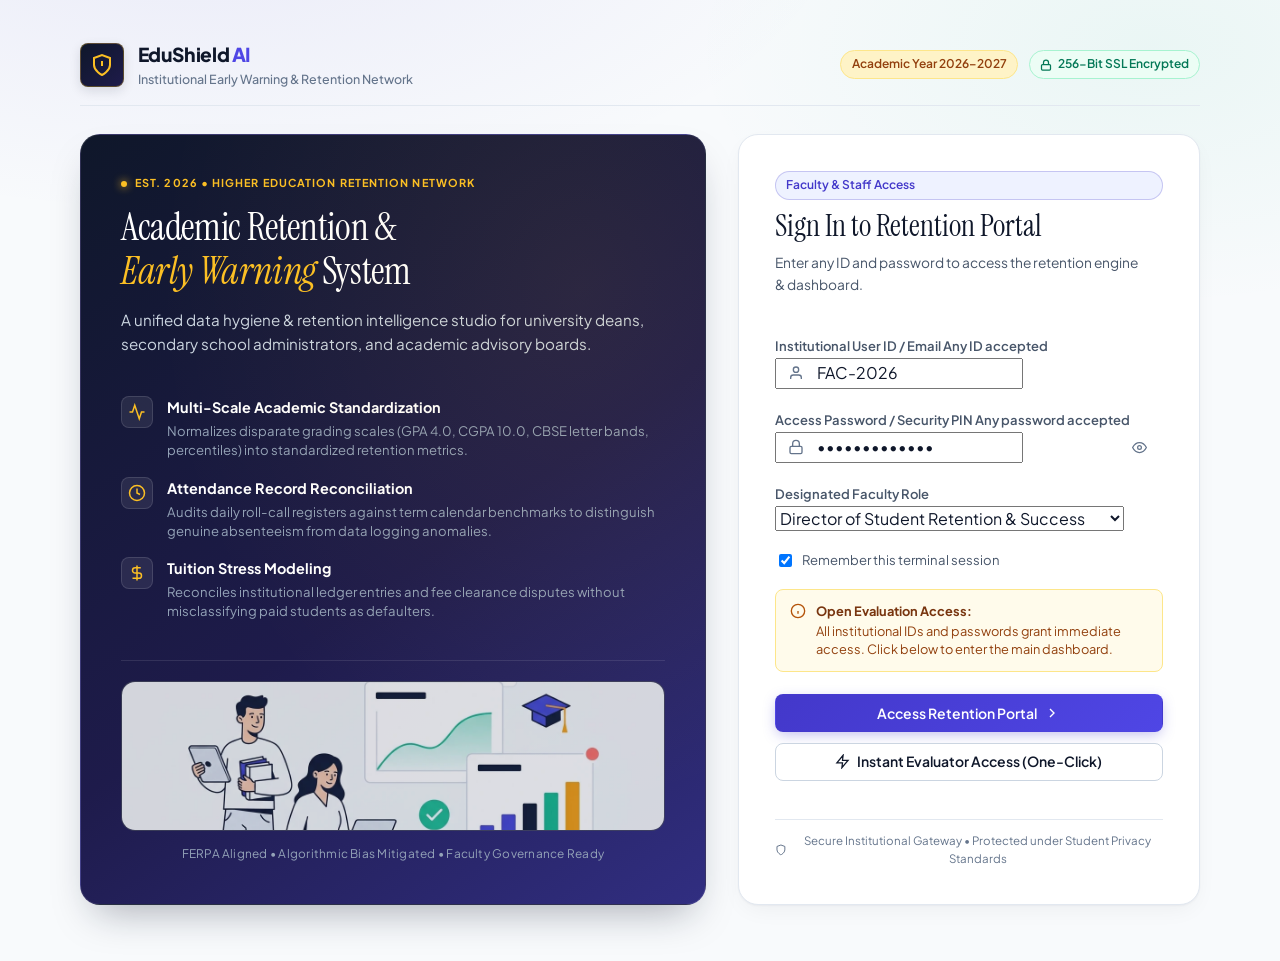
<file: index.html>
<!DOCTYPE html>
<html lang="en">

<head>
  <meta charset="UTF-8">
  <meta name="viewport" content="width=device-width, initial-scale=1.0">
  <meta name="theme-color" content="#0f172a">
  <title>Faculty Portal Sign In &mdash; EduShield AI</title>
  <meta name="description"
    content="Authorized institutional sign-in for EduShield AI Student Dropout Predictor and Python Data Cleaning Studio.">
  <link rel="icon" href="favicon.ico" sizes="any">
  <link rel="icon" type="image/svg+xml" href="favicon.svg">
  <link rel="preconnect" href="https://fonts.googleapis.com">
  <link rel="preconnect" href="https://fonts.gstatic.com" crossorigin>
  <link
    href="https://fonts.googleapis.com/css2?family=Instrument+Serif:ital@0;1&family=JetBrains+Mono:wght@400;500;600&family=Plus+Jakarta+Sans:wght@400;500;600;700;800&display=swap"
    rel="stylesheet">
  <link rel="stylesheet" href="styles.css?v=3.3">
</head>

<body class="login-page-body">
  <!-- Dedicated Institutional Login Portal -->
  <div id="login-portal" class="login-portal" role="region" aria-label="Institutional Authentication Portal">
    <div class="login-container">

      <div class="login-top-bar">
        <div class="institutional-brand">
          <span class="institutional-crest" aria-hidden="true">
            <svg viewBox="0 0 24 24" width="24" height="24" fill="none" stroke="currentColor" stroke-width="2">
              <path d="M12 22s8-4 8-10V5l-8-3-8 3v7c0 6 8 10 8 10z" />
              <path d="M12 8v5M12 16h.01" />
            </svg>
          </span>
          <div>
            <span class="institutional-title">EduShield <span class="brand-accent">AI</span></span>
            <span class="institutional-sub">Institutional Early Warning &amp; Retention Network</span>
          </div>
        </div>
        <div class="institutional-meta">
          <span class="badge badge-classic-gold">Academic Year 2026–2027</span>
          <span class="badge badge-teal">
            <svg viewBox="0 0 24 24" width="12" height="12" fill="none" stroke="currentColor" stroke-width="2.5">
              <rect width="18" height="11" x="3" y="11" rx="2" ry="2" />
              <path d="M7 11V7a5 5 0 0 1 10 0v4" />
            </svg>
            256-Bit SSL Encrypted
          </span>
        </div>
      </div>

      <div class="login-grid">
        <!-- Classic Editorial Column -->
        <div class="login-editorial">
          <div class="editorial-header">
            <div class="editorial-crest-tag">
              <span class="crest-dot"></span>
              <span>EST. 2026 &bull; HIGHER EDUCATION RETENTION NETWORK</span>
            </div>
            <h1 class="editorial-title">
              Academic Retention &amp; <em>Early Warning</em> System
            </h1>
            <p class="editorial-lead">
              A unified data hygiene &amp; retention intelligence studio for university deans, secondary school
              administrators, and academic advisory boards.
            </p>
          </div>

          <div class="editorial-features">
            <div class="editorial-feature-item">
              <span class="feat-icon" aria-hidden="true">
                <svg viewBox="0 0 24 24" width="18" height="18" fill="none" stroke="currentColor" stroke-width="2">
                  <path d="M22 12h-4l-3 9L9 3l-3 9H2" />
                </svg>
              </span>
              <div>
                <strong>Multi-Scale Academic Standardization</strong>
                <p>Normalizes disparate grading scales (GPA 4.0, CGPA 10.0, CBSE letter bands, percentiles) into
                  standardized retention metrics.</p>
              </div>
            </div>
            <div class="editorial-feature-item">
              <span class="feat-icon" aria-hidden="true">
                <svg viewBox="0 0 24 24" width="18" height="18" fill="none" stroke="currentColor" stroke-width="2">
                  <circle cx="12" cy="12" r="10" />
                  <polyline points="12 6 12 12 16 14" />
                </svg>
              </span>
              <div>
                <strong>Attendance Record Reconciliation</strong>
                <p>Audits daily roll-call registers against term calendar benchmarks to distinguish genuine absenteeism
                  from data logging anomalies.</p>
              </div>
            </div>
            <div class="editorial-feature-item">
              <span class="feat-icon" aria-hidden="true">
                <svg viewBox="0 0 24 24" width="18" height="18" fill="none" stroke="currentColor" stroke-width="2">
                  <path d="M12 2v20M17 5H9.5a3.5 3.5 0 0 0 0 7h5a3.5 3.5 0 0 1 0 7H6" />
                </svg>
              </span>
              <div>
                <strong>Tuition Stress Modeling</strong>
                <p>Reconciles institutional ledger entries and fee clearance disputes without misclassifying paid
                  students as defaulters.</p>
              </div>
            </div>
          </div>

          <div class="editorial-footer">
            <div class="editorial-illustration-frame">
              <picture>
                <source srcset="assets/hero-illustration.webp" type="image/webp">
                <img src="assets/hero-illustration.jpg" alt="Institutional retention analytics workspace" width="480"
                  height="150" loading="lazy" class="editorial-thumb">
              </picture>
            </div>
            <div class="editorial-compliance-note">
              <span>FERPA Aligned</span> &bull; <span>Algorithmic Bias Mitigated</span> &bull; <span>Faculty Governance
                Ready</span>
            </div>
          </div>
        </div>

        <!-- Classic Login Form Card -->
        <div class="login-card card">
          <div class="login-card-header">
            <span class="badge badge-indigo">Faculty &amp; Staff Access</span>
            <h2 class="login-card-title">Sign In to Retention Portal</h2>
            <p class="login-card-sub">Enter any ID and password to access the retention engine &amp; dashboard.</p>
          </div>

          <form id="login-form" class="login-form" autocomplete="on">
            <div class="form-group">
              <label for="login-id-input" class="field-label">
                <span>Institutional User ID / Email</span>
                <span class="field-hint">Any ID accepted</span>
              </label>
              <div class="input-with-icon">
                <span class="input-icon" aria-hidden="true">
                  <svg viewBox="0 0 24 24" width="16" height="16" fill="none" stroke="currentColor" stroke-width="2">
                    <path d="M20 21v-2a4 4 0 0 0-4-4H8a4 4 0 0 0-4 4v2" />
                    <circle cx="12" cy="7" r="4" />
                  </svg>
                </span>
                <input type="text" id="login-id-input" name="username" class="input-field"
                  placeholder="e.g. FAC-2026 or dean@institution.edu" autocomplete="username" value="FAC-2026" required>
              </div>
            </div>

            <div class="form-group">
              <label for="login-password-input" class="field-label">
                <span>Access Password / Security PIN</span>
                <span class="field-hint">Any password accepted</span>
              </label>
              <div class="input-with-icon">
                <span class="input-icon" aria-hidden="true">
                  <svg viewBox="0 0 24 24" width="16" height="16" fill="none" stroke="currentColor" stroke-width="2">
                    <rect width="18" height="11" x="3" y="11" rx="2" ry="2" />
                    <path d="M7 11V7a5 5 0 0 1 10 0v4" />
                  </svg>
                </span>
                <input type="password" id="login-password-input" name="password" class="input-field"
                  placeholder="&bull;&bull;&bull;&bull;&bull;&bull;&bull;&bull;" autocomplete="current-password"
                  value="Retention2026" required>
                <button type="button" class="btn-toggle-pw" id="toggle-pw-btn" aria-label="Toggle password visibility">
                  <svg viewBox="0 0 24 24" width="15" height="15" fill="none" stroke="currentColor" stroke-width="2">
                    <path d="M1 12s4-8 11-8 11 8 11 8-4 8-11 8-11-8-11-8z" />
                    <circle cx="12" cy="12" r="3" />
                  </svg>
                </button>
              </div>
            </div>

            <div class="form-group">
              <label for="login-role-select" class="field-label">Designated Faculty Role</label>
              <select id="login-role-select" class="input-field select-field">
                <option value="Director of Student Retention &amp; Success" selected>Director of Student Retention &amp;
                  Success</option>
                <option value="Academic Advisory &amp; Counseling Board">Academic Advisory &amp; Counseling Board
                </option>
                <option value="Registrar &amp; Student Records Administration">Registrar &amp; Student Records
                  Administration</option>
                <option value="School Principal / Department Dean">School Principal / Department Dean</option>
                <option value="Faculty Homeroom Advisor">Faculty Homeroom Advisor</option>
              </select>
            </div>

            <div class="login-options-row">
              <label class="checkbox-label">
                <input type="checkbox" id="login-remember-checkbox" checked>
                <span>Remember this terminal session</span>
              </label>
              <button type="button" class="btn-link" id="sign-out-btn" style="display:none;">Clear Session</button>
            </div>

            <!-- Open Access Assurance Box -->
            <div class="evaluation-callout">
              <div class="callout-icon" aria-hidden="true">
                <svg viewBox="0 0 24 24" width="16" height="16" fill="none" stroke="currentColor" stroke-width="2">
                  <circle cx="12" cy="12" r="10" />
                  <line x1="12" y1="16" x2="12" y2="12" />
                  <line x1="12" y1="8" x2="12.01" y2="8" />
                </svg>
              </div>
              <div class="callout-text">
                <strong>Open Evaluation Access:</strong>
                <span>All institutional IDs and passwords grant immediate access. Click below to enter the main
                  dashboard.</span>
              </div>
            </div>

            <div class="login-actions">
              <button type="submit" class="btn btn-primary btn-block" id="login-submit-btn">
                <span>Access Retention Portal</span>
                <svg viewBox="0 0 24 24" width="16" height="16" fill="none" stroke="currentColor" stroke-width="2">
                  <polyline points="9 18 15 12 9 6" />
                </svg>
              </button>
              <button type="button" class="btn btn-secondary btn-block" id="quick-demo-btn">
                <svg viewBox="0 0 24 24" width="15" height="15" fill="none" stroke="currentColor" stroke-width="2">
                  <polygon points="13 2 3 14 12 14 11 22 21 10 12 10 13 2" />
                </svg>
                <span>Instant Evaluator Access (One-Click)</span>
              </button>
            </div>
          </form>

          <div class="login-card-footer">
            <span class="security-text">
              <svg viewBox="0 0 24 24" width="13" height="13" fill="none" stroke="currentColor" stroke-width="2">
                <path d="M12 22s8-4 8-10V5l-8-3-8 3v7c0 6 8 10 8 10z" />
              </svg>
              Secure Institutional Gateway &bull; Protected under Student Privacy Standards
            </span>
          </div>
        </div>
      </div>
    </div>
  </div>

  <script>
    'use strict';
    (function () {
      const loginForm = document.getElementById('login-form');
      const loginIdInput = document.getElementById('login-id-input');
      const loginPasswordInput = document.getElementById('login-password-input');
      const loginRoleSelect = document.getElementById('login-role-select');
      const loginRememberCheckbox = document.getElementById('login-remember-checkbox');
      const loginSubmitBtn = document.getElementById('login-submit-btn');
      const quickDemoBtn = document.getElementById('quick-demo-btn');
      const togglePwBtn = document.getElementById('toggle-pw-btn');

      function performLogin(idVal, roleVal, remember) {
        const id = (idVal || '').trim() || 'FAC-2026';
        const role = roleVal || 'Director of Student Retention & Success';
        const user = {
          id: id,
          role: role,
          loginTime: new Date().toLocaleTimeString([], { hour: '2-digit', minute: '2-digit' })
        };

        if (loginSubmitBtn) {
          loginSubmitBtn.disabled = true;
          loginSubmitBtn.innerHTML = `
            <span class="btn-spinner" aria-hidden="true" style="inline-size:16px;block-size:16px;border:2px solid #fff;border-inline-end-color:transparent;border-radius:50%;display:inline-block;animation:spin 0.6s linear infinite;margin-inline-end:0.5rem;"></span>
            <span>Authenticating... Redirecting</span>
          `;
        }

        try {
          sessionStorage.setItem('edushield_user', JSON.stringify(user));
          if (remember) {
            localStorage.setItem('edushield_user', JSON.stringify(user));
          }
        } catch (e) {
          console.warn('Storage unavailable', e);
        }

        // Navigate to the main dashboard page
        setTimeout(() => {
          const isGitHubPages = window.location.hostname.includes('github.io');
          window.location.href = isGitHubPages ? 'dashboard.html' : '/dashboard';
        }, 250);
      }

      if (loginForm) {
        loginForm.addEventListener('submit', function (e) {
          e.preventDefault();
          const id = loginIdInput ? loginIdInput.value : '';
          const role = loginRoleSelect ? loginRoleSelect.value : '';
          const remember = loginRememberCheckbox ? loginRememberCheckbox.checked : true;
          performLogin(id, role, remember);
        });
      }

      if (quickDemoBtn) {
        quickDemoBtn.addEventListener('click', function (e) {
          e.preventDefault();
          performLogin('FAC-2026', 'Director of Student Retention & Success', true);
        });
      }

      if (togglePwBtn && loginPasswordInput) {
        togglePwBtn.addEventListener('click', function () {
          const isPw = loginPasswordInput.type === 'password';
          loginPasswordInput.type = isPw ? 'text' : 'password';
          togglePwBtn.innerHTML = isPw
            ? `<svg viewBox="0 0 24 24" width="15" height="15" fill="none" stroke="currentColor" stroke-width="2"><path d="M17.94 17.94A10.07 10.07 0 0 1 12 20c-7 0-11-8-11-8a18.45 18.45 0 0 1 5.06-5.94M9.9 4.24A9.12 9.12 0 0 1 12 4c7 0 11 8 11 8a18.5 18.5 0 0 1-2.16 3.19m-6.72-1.07a3 3 0 1 1-4.24-4.24"/><line x1="1" y1="1" x2="23" y2="23"/></svg>`
            : `<svg viewBox="0 0 24 24" width="15" height="15" fill="none" stroke="currentColor" stroke-width="2"><path d="M1 12s4-8 11-8 11 8 11 8-4 8-11 8-11-8-11-8z"/><circle cx="12" cy="12" r="3"/></svg>`;
        });
      }
    })();
  </script>
</body>

</html>
</file>
<file: styles.css>
@layer reset, base, theme, components, utilities;

@layer theme {
  :root {
    color-scheme: light;

    /* Surfaces & Canvas */
    --bg-canvas: #f8fafc;
    --bg-elevated: #ffffff;
    --bg-subtle: #f1f5f9;
    --bg-indigo-wash: #eef2ff;
    --border-hairline: #e2e8f0;
    --border-strong: #cbd5e1;

    /* Ink & Typography */
    --ink-primary: #0f172a;
    --ink-secondary: #475569;
    --ink-muted: #64748b;

    /* Brand & Semantic Accents */
    --brand: #4338ca;
    --brand-bright: #4f46e5;
    --brand-ink: #ffffff;

    --risk-high: #be123c;
    --risk-high-bg: #fff1f2;
    --risk-high-border: #fecdd3;

    --risk-med: #b45309;
    --risk-med-bg: #fffbeb;
    --risk-med-border: #fde68a;

    --risk-low: #047857;
    --risk-low-bg: #ecfdf5;
    --risk-low-border: #a7f3d0;

    /* Shadows & Radius */
    --shadow-card: 0 1px 2px rgb(15 23 42 / 0.04), 0 8px 24px -6px rgb(15 23 42 / 0.06);
    --shadow-hover: 0 4px 12px rgb(15 23 42 / 0.06), 0 16px 32px -10px rgb(67 56 202 / 0.12);
    --radius-sm: 0.5rem;
    --radius-md: 0.875rem;
    --radius-lg: 1.25rem;

    --font-sans: "Plus Jakarta Sans", -apple-system, BlinkMacSystemFont, "Segoe UI", Roboto, sans-serif;
    --font-serif: "Instrument Serif", Georgia, "Times New Roman", serif;
    --font-mono: "JetBrains Mono", ui-monospace, SFMono-Regular, Menlo, Consolas, monospace;
  }
}

@layer reset {
  *,
  *::before,
  *::after {
    box-sizing: border-box;
  }

  html {
    box-sizing: border-box;
    scroll-behavior: smooth;
    max-inline-size: 100%;
    max-width: 100%;
    overflow-x: hidden;
    -webkit-text-size-adjust: 100%;
  }

  body {
    max-inline-size: 100%;
    max-width: 100%;
    overflow-x: hidden;
    position: relative;
    inline-size: 100%;
    width: 100%;
  }

  body, h1, h2, h3, h4, p, figure, ul, ol, dl, dd {
    margin: 0;
  }

  img, svg, picture, canvas {
    display: block;
    max-inline-size: 100%;
    max-width: 100%;
    height: auto;
  }

  button, input, select, textarea {
    font: inherit;
    color: inherit;
    max-width: 100%;
    box-sizing: border-box;
  }
}

@layer base {
  html {
    overflow-x: hidden;
    max-inline-size: 100%;
    max-width: 100%;
    width: 100%;
    -webkit-text-size-adjust: 100%;
  }

  body {
    font-family: var(--font-sans);
    background-color: var(--bg-canvas);
    background-image:
      radial-gradient(ellipse 80% 50% at 15% -10%, color-mix(in oklab, var(--brand) 8%, transparent), transparent 65%),
      radial-gradient(ellipse 60% 45% at 90% 5%, color-mix(in oklab, #10b981 6%, transparent), transparent 60%);
    color: var(--ink-primary);
    line-height: 1.55;
    min-block-size: 100dvh;
    overflow-x: hidden;
    max-inline-size: 100%;
    max-width: 100%;
    inline-size: 100%;
    width: 100%;
    -webkit-font-smoothing: antialiased;
  }

  h1, h2, h3, th {
    text-wrap: balance;
  }

  p {
    text-wrap: pretty;
  }

  code {
    font-family: var(--font-mono);
    font-size: 0.88em;
    background: var(--bg-subtle);
    padding-inline: 0.35em;
    padding-block: 0.1em;
    border-radius: 0.3rem;
  }

  :focus-visible {
    outline: 2px solid var(--brand-bright);
    outline-offset: 2px;
  }
}

@layer components {
  .skip-link {
    position: absolute;
    inset-block-start: -100px;
    inset-inline-start: 1rem;
    z-index: 100;
    background: var(--brand);
    color: var(--brand-ink);
    padding: 0.65rem 1rem;
    border-radius: var(--radius-sm);
    text-decoration: none;
    font-weight: 600;
  }
  .skip-link:focus {
    inset-block-start: 0.75rem;
  }

  .container {
    inline-size: 100%;
    max-inline-size: 1280px;
    padding-inline: 1rem;
    margin-inline: auto;
    box-sizing: border-box;
  }

  /* Universal anti-overflow guards for grid and flex layouts */
  .container,
  .page-shell,
  .site-header,
  .header-inner,
  .header-actions,
  .user-session-pill,
  .hero-card,
  .control-deck,
  .control-grid,
  .control-block,
  .dropzone,
  .kpi-grid,
  .workspace-tabs,
  .tablist,
  .tab-panel,
  .analytics-bento,
  .cleaning-hero-strip,
  .audit-grid,
  .sandbox-grid,
  .card,
  .panel-card,
  .table-wrapper,
  .directory-toolbar,
  .search-wrap,
  .filter-group,
  .login-portal,
  .login-container,
  .login-grid,
  .login-card,
  .login-editorial {
    min-width: 0;
    max-width: 100%;
    box-sizing: border-box;
  }

  .login-grid > *,
  .page-shell > *,
  .hero-card > *,
  .control-grid > *,
  .analytics-bento > *,
  .audit-grid > *,
  .sandbox-grid > *,
  .kpi-grid > *,
  .dropzone > div {
    min-width: 0;
    max-width: 100%;
    overflow-wrap: break-word;
    word-break: break-word;
  }

  #scatter-chart-container {
    inline-size: 100%;
    max-inline-size: 100%;
    overflow-x: auto;
    -webkit-overflow-scrolling: touch;
  }

  #scatter-chart-container svg {
    inline-size: 100% !important;
    max-inline-size: 100% !important;
    min-inline-size: 0 !important;
    min-width: 0 !important;
    block-size: auto !important;
  }

  /* Header */
  .site-header {
    position: sticky;
    inset-block-start: 0;
    z-index: 30;
    background: color-mix(in oklab, var(--bg-elevated) 86%, transparent);
    backdrop-filter: blur(12px);
    border-block-end: 1px solid var(--border-hairline);
  }

  .header-inner {
    display: flex;
    flex-wrap: wrap;
    align-items: center;
    justify-content: space-between;
    gap: 1rem;
    padding-block: 0.85rem;
  }

  .brand-lockup {
    display: flex;
    align-items: center;
    gap: 0.75rem;
  }

  .brand-mark {
    display: grid;
    place-items: center;
    inline-size: 2.35rem;
    block-size: 2.35rem;
    border-radius: 0.65rem;
    background: linear-gradient(135deg, var(--brand), #6366f1);
    color: #ffffff;
    box-shadow: 0 4px 12px rgb(67 56 202 / 0.28);
  }

  .brand-title {
    display: block;
    font-weight: 800;
    font-size: 1.08rem;
    letter-spacing: -0.02em;
  }

  .brand-accent {
    color: var(--brand-bright);
  }

  .brand-subtitle {
    display: block;
    font-size: 0.76rem;
    color: var(--ink-muted);
  }

  .header-actions {
    display: flex;
    flex-wrap: wrap;
    align-items: center;
    gap: 0.55rem;
  }

  .status-pill {
    display: inline-flex;
    align-items: center;
    gap: 0.45rem;
    padding: 0.35rem 0.75rem;
    border-radius: 999px;
    background: var(--bg-indigo-wash);
    color: var(--brand);
    font-size: 0.78rem;
    font-weight: 600;
    border: 1px solid color-mix(in oklab, var(--brand) 25%, transparent);
  }

  .status-dot {
    inline-size: 0.5rem;
    block-size: 0.5rem;
    border-radius: 50%;
    background: #10b981;
  }

  .status-pill.is-loading .status-dot {
    background: #f59e0b;
  }

  @media (prefers-reduced-motion: no-preference) {
    .status-pill.is-loading .status-dot {
      animation: pulse-dot 1s ease-in-out infinite;
    }
  }

  @keyframes pulse-dot {
    0%, 100% { transform: scale(1); opacity: 1; }
    50% { transform: scale(1.45); opacity: 0.55; }
  }

  /* Buttons */
  .btn {
    display: inline-flex;
    align-items: center;
    justify-content: center;
    gap: 0.45rem;
    min-block-size: 2.35rem;
    padding-inline: 0.95rem;
    padding-block: 0.45rem;
    border-radius: var(--radius-sm);
    font-size: 0.875rem;
    font-weight: 600;
    border: 1px solid transparent;
    cursor: pointer;
    transition: background-color 0.16s ease, border-color 0.16s ease, transform 0.14s ease, box-shadow 0.16s ease;
  }

  .btn:disabled {
    opacity: 0.5;
    cursor: not-allowed;
  }

  .btn-sm {
    min-block-size: 2.05rem;
    padding-inline: 0.75rem;
    font-size: 0.8125rem;
  }

  .btn-primary {
    background: linear-gradient(135deg, var(--brand), var(--brand-bright));
    color: var(--brand-ink);
    box-shadow: 0 4px 14px -2px rgb(67 56 202 / 0.35);
  }

  .btn-primary:hover:not(:disabled) {
    box-shadow: 0 6px 20px -2px rgb(67 56 202 / 0.45);
  }

  @media (prefers-reduced-motion: no-preference) {
    .btn-primary:hover:not(:disabled) {
      transform: translateY(-1px);
    }
  }

  .btn-secondary {
    background: var(--bg-elevated);
    color: var(--ink-primary);
    border-color: var(--border-strong);
  }

  .btn-secondary:hover:not(:disabled) {
    background: var(--bg-subtle);
  }

  .btn-icon {
    padding-inline: 0.55rem;
    background: var(--bg-elevated);
    border-color: var(--border-hairline);
    color: var(--ink-secondary);
  }

  .btn-icon:hover:not(:disabled) {
    background: var(--bg-subtle);
    color: var(--ink-primary);
  }

  /* Main layout */
  .page-shell {
    display: grid;
    gap: 1.5rem;
    padding-block: 1.75rem 3rem;
  }

  .card {
    background: var(--bg-elevated);
    border: 1px solid var(--border-hairline);
    border-radius: var(--radius-lg);
    box-shadow: var(--shadow-card);
  }

  /* Hero */
  .hero-card {
    display: grid;
    grid-template-columns: 1.25fr 0.9fr;
    gap: 2rem;
    align-items: center;
    padding: clamp(1.35rem, 3vw, 2.35rem);
    background: linear-gradient(145deg, var(--bg-elevated) 58%, var(--bg-indigo-wash));
    border: 1px solid var(--border-hairline);
    border-radius: var(--radius-lg);
    box-shadow: var(--shadow-card);
  }

  .eyebrow-row {
    display: flex;
    flex-wrap: wrap;
    gap: 0.5rem;
    margin-block-end: 0.9rem;
  }

  .hero-title {
    font-size: clamp(1.75rem, 1.15rem + 2.2vw, 2.85rem);
    line-height: 1.12;
    font-weight: 800;
    letter-spacing: -0.028em;
    margin-block-end: 0.85rem;
  }

  .hero-title em {
    font-family: var(--font-serif);
    font-style: italic;
    font-weight: 400;
    font-size: 1.14em;
    color: var(--brand-bright);
  }

  .hero-lead {
    color: var(--ink-secondary);
    max-inline-size: 62ch;
    font-size: 0.98rem;
    margin-block-end: 1.25rem;
  }

  .pipeline-pills {
    display: flex;
    flex-wrap: wrap;
    gap: 0.5rem;
  }

  .stage-chip {
    display: inline-flex;
    align-items: center;
    gap: 0.45rem;
    padding: 0.35rem 0.72rem;
    border-radius: 999px;
    font-size: 0.78rem;
    font-weight: 600;
    background: var(--bg-elevated);
    border: 1px solid var(--border-hairline);
    color: var(--ink-secondary);
  }

  .stage-num {
    font-family: var(--font-mono);
    font-size: 0.72rem;
    color: var(--brand-bright);
    font-weight: 700;
  }

  .hero-visual {
    border-radius: var(--radius-md);
    overflow: clip;
    border: 1px solid var(--border-hairline);
    background: #f8fafc;
  }

  .hero-visual img {
    inline-size: 100%;
    block-size: auto;
    aspect-ratio: 4 / 3;
    object-fit: cover;
  }

  /* Badges */
  .badge {
    display: inline-flex;
    align-items: center;
    gap: 0.35rem;
    padding: 0.25rem 0.65rem;
    border-radius: 999px;
    font-size: 0.75rem;
    font-weight: 600;
    border: 1px solid transparent;
  }

  .badge-indigo {
    background: var(--bg-indigo-wash);
    color: var(--brand);
    border-color: color-mix(in oklab, var(--brand) 24%, transparent);
  }

  .badge-teal, .badge-low {
    background: var(--risk-low-bg);
    color: var(--risk-low);
    border-color: var(--risk-low-border);
  }

  .badge-amber, .badge-medium {
    background: var(--risk-med-bg);
    color: var(--risk-med);
    border-color: var(--risk-med-border);
  }

  .badge-rose, .badge-high {
    background: var(--risk-high-bg);
    color: var(--risk-high);
    border-color: var(--risk-high-border);
  }

  .badge-neutral {
    background: var(--bg-subtle);
    color: var(--ink-secondary);
    border-color: var(--border-hairline);
  }

  /* Control Deck */
  .control-deck {
    padding: 1.35rem 1.5rem;
  }

  .control-deck-header {
    display: flex;
    flex-wrap: wrap;
    justify-content: space-between;
    align-items: flex-start;
    gap: 0.75rem;
    margin-block-end: 1.15rem;
  }

  .section-heading {
    font-size: 1.12rem;
    font-weight: 700;
    letter-spacing: -0.015em;
  }

  .section-sub {
    font-size: 0.875rem;
    color: var(--ink-secondary);
  }

  .dataset-meta-chip {
    font-family: var(--font-mono);
    font-size: 0.78rem;
    padding: 0.35rem 0.75rem;
    border-radius: 999px;
    background: var(--bg-subtle);
    border: 1px solid var(--border-hairline);
    color: var(--ink-secondary);
  }

  .control-grid {
    display: grid;
    grid-template-columns: repeat(2, minmax(0, 1fr));
    gap: 1.25rem;
  }

  .control-block {
    display: flex;
    flex-direction: column;
    gap: 0.45rem;
  }

  .field-label {
    font-size: 0.8125rem;
    font-weight: 600;
    color: var(--ink-secondary);
  }

  .mt-sm { margin-block-start: 0.35rem; }
  .mt-md { margin-block-start: 1.25rem; }

  .form-control {
    inline-size: 100%;
    box-sizing: border-box;
    min-block-size: 2.5rem;
    padding-inline: 0.78rem;
    padding-block: 0.45rem;
    background: var(--bg-canvas);
    border: 1px solid var(--border-strong);
    border-radius: var(--radius-sm);
    font-size: 0.875rem;
    color: var(--ink-primary);
  }

  .dropzone {
    margin-block-start: 0.45rem;
    display: flex;
    align-items: center;
    gap: 0.85rem;
    padding: 0.95rem 1.1rem;
    border: 1.5px dashed var(--border-strong);
    border-radius: var(--radius-md);
    background: var(--bg-canvas);
    cursor: pointer;
    transition: border-color 0.16s ease, background-color 0.16s ease;
  }

  .dropzone:hover, .dropzone.is-dragover {
    border-color: var(--brand-bright);
    background: var(--bg-indigo-wash);
  }

  .dropzone strong {
    display: block;
    font-size: 0.875rem;
  }

  .dropzone span {
    display: block;
    font-size: 0.76rem;
    color: var(--ink-muted);
  }

  .run-row {
    margin-block-start: auto;
    padding-block-start: 0.45rem;
  }

  .btn-run {
    inline-size: 100%;
    min-block-size: 2.75rem;
    font-size: 0.94rem;
  }

  .alert-banner {
    margin-block-start: 1rem;
    padding: 0.75rem 1rem;
    border-radius: var(--radius-sm);
    background: var(--risk-high-bg);
    color: var(--risk-high);
    border: 1px solid var(--risk-high-border);
    font-size: 0.875rem;
    font-weight: 500;
  }

  /* KPI Grid */
  .kpi-grid {
    display: grid;
    grid-template-columns: repeat(auto-fit, minmax(230px, 1fr));
    gap: 1rem;
  }

  .kpi-card {
    padding: 1.15rem 1.25rem;
    background: var(--bg-elevated);
    border: 1px solid var(--border-hairline);
    border-block-start: 3px solid var(--brand-bright);
    border-radius: var(--radius-md);
    box-shadow: var(--shadow-card);
  }

  .kpi-rose { border-block-start-color: #ef4444; }
  .kpi-emerald { border-block-start-color: #10b981; }
  .kpi-amber { border-block-start-color: #f59e0b; }

  .kpi-head {
    display: flex;
    justify-content: space-between;
    align-items: center;
    margin-block-end: 0.45rem;
  }

  .kpi-label {
    font-size: 0.8rem;
    font-weight: 600;
    color: var(--ink-secondary);
  }

  .kpi-icon {
    color: var(--ink-muted);
  }

  .kpi-value {
    font-size: clamp(1.45rem, 1.15rem + 1vw, 1.9rem);
    font-weight: 800;
    letter-spacing: -0.025em;
    margin-block-end: 0.25rem;
  }

  .kpi-sub {
    font-size: 0.79rem;
    color: var(--ink-muted);
  }

  /* Tabs */
  .tablist {
    display: flex;
    overflow-x: auto;
    gap: 0.25rem;
    border-block-end: 1px solid var(--border-hairline);
    margin-block-end: 1.25rem;
    scrollbar-width: thin;
  }

  .tablist [role="tab"] {
    position: relative;
    flex: none;
    background: transparent;
    border: 0;
    padding: 0.8rem 1.05rem;
    font-size: 0.9rem;
    font-weight: 600;
    color: var(--ink-secondary);
    cursor: pointer;
    white-space: nowrap;
  }

  .tablist [role="tab"]:hover {
    color: var(--ink-primary);
  }

  .tablist [role="tab"][aria-selected="true"] {
    color: var(--brand-bright);
  }

  .tablist [role="tab"][aria-selected="true"]::after {
    content: "";
    position: absolute;
    inset-inline: 0.5rem;
    inset-block-end: 0;
    border-block-end: 3px solid var(--brand-bright);
  }

  .tab-panel[hidden] {
    display: none;
  }

  /* Bento & Panels */
  .analytics-bento {
    display: grid;
    grid-template-columns: repeat(2, minmax(0, 1fr));
    gap: 1.25rem;
  }

  .span-2 {
    grid-column: span 2;
  }

  .panel-card {
    padding: 1.35rem;
  }

  .card-head {
    display: flex;
    flex-wrap: wrap;
    justify-content: space-between;
    align-items: flex-start;
    gap: 0.75rem;
    margin-block-end: 1rem;
  }

  .card-head h3 {
    font-size: 1.02rem;
    font-weight: 700;
  }

  .card-sub {
    font-size: 0.8125rem;
    color: var(--ink-muted);
  }

  /* Charts & Bars */
  .donut-layout {
    display: flex;
    flex-wrap: wrap;
    align-items: center;
    gap: 1.5rem;
  }

  .donut-legend {
    display: grid;
    gap: 0.65rem;
    flex: 1 1 180px;
  }

  .donut-legend-row {
    display: flex;
    justify-content: space-between;
    align-items: center;
    padding: 0.5rem 0.7rem;
    border-radius: var(--radius-sm);
    background: var(--bg-canvas);
    border: 1px solid var(--border-hairline);
    font-size: 0.85rem;
  }

  .bars-stack {
    display: grid;
    gap: 0.85rem;
  }

  .bar-row-meta {
    display: flex;
    justify-content: space-between;
    font-size: 0.82rem;
    font-weight: 600;
    margin-block-end: 0.3rem;
  }

  .bar-track {
    inline-size: 100%;
    block-size: 0.6rem;
    border-radius: 999px;
    background: var(--bg-subtle);
    overflow: hidden;
  }

  .bar-fill {
    block-size: 100%;
    border-radius: inherit;
    background: var(--brand-bright);
    transition: inline-size 0.35s ease;
  }

  .bar-fill.is-emerald { background: #10b981; }
  .bar-fill.is-amber { background: #f59e0b; }
  .bar-fill.is-rose { background: #ef4444; }

  .legend-inline {
    display: flex;
    flex-wrap: wrap;
    gap: 0.85rem;
    font-size: 0.8rem;
    color: var(--ink-secondary);
  }

  .legend-item {
    display: inline-flex;
    align-items: center;
    gap: 0.35rem;
  }

  .dot {
    inline-size: 0.6rem;
    block-size: 0.6rem;
    border-radius: 50%;
  }
  .dot-high { background: #ef4444; }
  .dot-med { background: #f59e0b; }
  .dot-low { background: #10b981; }

  .chart-box {
    inline-size: 100%;
    overflow-x: auto;
  }

  .scatter-dot {
    cursor: pointer;
    transition: r 0.15s ease, opacity 0.15s ease;
  }

  .scatter-dot:hover {
    opacity: 0.85;
  }

  .cv-metrics-row {
    display: flex;
    flex-wrap: wrap;
    gap: 0.65rem;
    margin-block-start: 1.15rem;
    padding-block-start: 1rem;
    border-block-start: 1px solid var(--border-hairline);
  }

  .cv-chip {
    padding: 0.35rem 0.65rem;
    border-radius: var(--radius-sm);
    background: var(--bg-canvas);
    border: 1px solid var(--border-hairline);
    font-family: var(--font-mono);
    font-size: 0.76rem;
  }

  /* Cleaning Tab */
  .cleaning-hero-strip {
    display: grid;
    grid-template-columns: 1.35fr 0.75fr;
    gap: 1.5rem;
    align-items: center;
    padding: 1.35rem 1.5rem;
    margin-block-end: 1.25rem;
  }

  .cleaning-hero-copy h3 {
    font-size: 1.2rem;
    margin-block: 0.5rem 0.45rem;
  }

  .cleaning-hero-copy p {
    font-size: 0.9rem;
    color: var(--ink-secondary);
    margin-block-end: 1rem;
  }

  .cleaning-counters {
    display: flex;
    flex-wrap: wrap;
    gap: 0.65rem;
  }

  .cleaning-visual {
    border-radius: var(--radius-md);
    overflow: clip;
    border: 1px solid var(--border-hairline);
    background: #ffffff;
  }

  .cleaning-visual img {
    aspect-ratio: 4 / 3;
    inline-size: 100%;
    block-size: auto;
    object-fit: cover;
  }

  .audit-grid {
    display: grid;
    grid-template-columns: repeat(2, minmax(0, 1fr));
    gap: 1.25rem;
  }

  /* Tables */
  .table-wrapper {
    overflow: auto;
    max-inline-size: 100%;
    max-block-size: 420px;
    scrollbar-gutter: stable;
    border: 1px solid var(--border-hairline);
    border-radius: var(--radius-sm);
  }

  .directory-wrapper {
    max-block-size: 620px;
    container-type: inline-size;
  }

  table {
    inline-size: 100%;
    border-collapse: separate;
    border-spacing: 0;
    font-size: 0.85rem;
  }

  thead th {
    position: sticky;
    inset-block-start: 0;
    z-index: 2;
    background: var(--bg-subtle);
    color: var(--ink-secondary);
    text-align: start;
    font-weight: 700;
    font-size: 0.76rem;
    text-transform: uppercase;
    letter-spacing: 0.04em;
    padding: 0.68rem 0.8rem;
    border-block-end: 1px solid var(--border-strong);
    white-space: nowrap;
  }

  th:has(> .sort-btn) {
    padding: 0;
  }

  .sort-btn {
    display: flex;
    align-items: center;
    justify-content: space-between;
    gap: 0.4rem;
    inline-size: 100%;
    min-block-size: 2.35rem;
    padding: 0.55rem 0.8rem;
    border: 0;
    background: transparent;
    color: inherit;
    font: inherit;
    text-transform: inherit;
    letter-spacing: inherit;
    cursor: pointer;
  }

  .sort-btn:hover {
    color: var(--ink-primary);
  }

  th[aria-sort="ascending"] .sort-ind::after { content: "▲"; font-size: 0.65rem; }
  th[aria-sort="descending"] .sort-ind::after { content: "▼"; font-size: 0.65rem; }
  th:not([aria-sort]) .sort-ind::after { content: "⇅"; opacity: 0.35; font-size: 0.72rem; }

  tbody td {
    padding: 0.72rem 0.8rem;
    border-block-end: 1px solid var(--border-hairline);
    vertical-align: middle;
  }

  tbody tr:hover {
    background: color-mix(in oklab, var(--bg-indigo-wash) 45%, transparent);
  }

  .diff-pair {
    display: flex;
    flex-wrap: wrap;
    align-items: center;
    gap: 0.35rem;
    font-family: var(--font-mono);
    font-size: 0.78rem;
  }

  .raw-strike {
    color: var(--risk-high);
    text-decoration: line-through;
    opacity: 0.85;
  }

  .clean-val {
    font-weight: 600;
    color: var(--ink-primary);
  }

  .cell-flag {
    display: inline-block;
    font-size: 0.68rem;
    padding: 0.1rem 0.42rem;
    border-radius: 0.3rem;
    font-family: var(--font-sans);
    font-weight: 600;
    background: var(--risk-med-bg);
    color: var(--risk-med);
    border: 1px solid var(--risk-med-border);
  }

  .cell-flag-scale {
    background: var(--bg-indigo-wash);
    color: var(--brand);
    border-color: color-mix(in oklab, var(--brand) 24%, transparent);
  }

  .tag-list {
    display: flex;
    flex-wrap: wrap;
    gap: 0.35rem;
  }

  .mini-tag {
    font-size: 0.72rem;
    padding: 0.18rem 0.48rem;
    border-radius: 0.35rem;
    background: var(--bg-subtle);
    color: var(--ink-secondary);
  }

  /* Directory Toolbar */
  .directory-toolbar {
    display: flex;
    flex-wrap: wrap;
    align-items: center;
    gap: 0.75rem;
    margin-block-end: 1rem;
  }

  .search-wrap {
    flex: 1 1 240px;
  }

  .filter-group {
    display: flex;
    flex-wrap: wrap;
    gap: 0.35rem;
  }

  .pill-filter {
    min-block-size: 2.2rem;
    padding-inline: 0.85rem;
    border-radius: 999px;
    border: 1px solid var(--border-strong);
    background: var(--bg-canvas);
    color: var(--ink-secondary);
    font-size: 0.82rem;
    font-weight: 600;
    cursor: pointer;
  }

  .pill-filter.is-active {
    background: var(--brand);
    color: var(--brand-ink);
    border-color: var(--brand);
  }

  .grade-filter-wrap {
    min-inline-size: 145px;
  }

  .toggle-chip {
    display: inline-flex;
    align-items: center;
    gap: 0.45rem;
    font-size: 0.82rem;
    font-weight: 600;
    color: var(--ink-secondary);
    cursor: pointer;
  }

  /* Sandbox Tab */
  .sandbox-grid {
    display: grid;
    grid-template-columns: repeat(2, minmax(0, 1fr));
    gap: 1.25rem;
  }

  .sandbox-form {
    display: grid;
    gap: 0.9rem;
  }

  .form-row-2 {
    display: grid;
    grid-template-columns: repeat(2, minmax(0, 1fr));
    gap: 0.85rem;
  }

  .preset-chips-row {
    display: flex;
    flex-wrap: wrap;
    align-items: center;
    gap: 0.45rem;
  }

  .chip-label {
    font-size: 0.76rem;
    color: var(--ink-muted);
    font-weight: 600;
  }

  .chip-btn {
    border: 1px solid var(--border-strong);
    background: var(--bg-canvas);
    border-radius: 999px;
    padding: 0.3rem 0.7rem;
    font-size: 0.75rem;
    font-weight: 600;
    cursor: pointer;
  }

  .chip-btn:hover {
    border-color: var(--brand-bright);
    background: var(--bg-indigo-wash);
  }

  .sandbox-result-empty {
    padding: 1.5rem;
    border-radius: var(--radius-md);
    border: 1px dashed var(--border-strong);
    color: var(--ink-muted);
    font-size: 0.9rem;
  }

  /* Native Dialog Modal */
  dialog.student-dialog {
    margin: auto;
    padding: 0;
    inline-size: min(740px, 94vw);
    max-block-size: 88dvh;
    border: 1px solid var(--border-strong);
    border-radius: var(--radius-lg);
    background: var(--bg-elevated);
    color: var(--ink-primary);
    box-shadow: 0 24px 60px -12px rgb(15 23 42 / 0.35);
    overscroll-behavior: contain;
  }

  dialog.student-dialog::backdrop {
    background: rgb(15 23 42 / 0.55);
    backdrop-filter: blur(4px);
    overflow: hidden;
    overscroll-behavior: contain;
  }

  .dialog-shell {
    display: grid;
    grid-template-rows: auto 1fr auto;
    max-block-size: 88dvh;
  }

  .dialog-header {
    display: flex;
    justify-content: space-between;
    align-items: flex-start;
    gap: 1rem;
    padding: 1.25rem 1.4rem;
    border-block-end: 1px solid var(--border-hairline);
  }

  .dialog-title {
    font-size: 1.35rem;
    margin-block: 0.35rem 0.15rem;
  }

  .dialog-sub {
    font-size: 0.85rem;
    color: var(--ink-muted);
  }

  .dialog-body {
    overflow-y: auto;
    padding: 1.25rem 1.4rem;
    display: grid;
    gap: 1.1rem;
  }

  .dialog-section {
    padding: 1rem;
    border-radius: var(--radius-md);
    background: var(--bg-canvas);
    border: 1px solid var(--border-hairline);
  }

  .dialog-section h2 {
    font-size: 0.92rem;
    margin-block-end: 0.65rem;
  }

  .dialog-footer {
    display: flex;
    justify-content: flex-end;
    padding: 0.9rem 1.4rem;
    border-block-start: 1px solid var(--border-hairline);
  }

  .site-footer {
    padding-block: 1.5rem 2.25rem;
    border-block-start: 1px solid var(--border-hairline);
    color: var(--ink-muted);
    font-size: 0.82rem;
    text-align: center;
  }

  @media (max-width: 960px) {
    .hero-card,
    .control-grid,
    .analytics-bento,
    .cleaning-hero-strip,
    .audit-grid,
    .sandbox-grid {
      grid-template-columns: 1fr;
    }
    .span-2 {
      grid-column: span 1;
    }
  }

  @media (max-width: 600px) {
    .form-row-2 {
      grid-template-columns: 1fr;
    }
  }

  @media (forced-colors: active) {
    .card, .kpi-card, .badge, .btn {
      border: 1px solid CanvasText;
    }
  }

  /* ==========================================================================
     Classical Institutional Login Portal Theme
     ========================================================================== */
  .login-portal {
    min-block-size: 100dvh;
    display: flex;
    flex-direction: column;
    justify-content: center;
    align-items: center;
    padding-block: 2.5rem 3.5rem;
    padding-inline: 1.25rem;
    position: relative;
    z-index: 10;
  }

  .login-container {
    inline-size: 100%;
    max-inline-size: 1120px;
    margin-inline: auto;
    display: flex;
    flex-direction: column;
    gap: 1.75rem;
  }

  .login-top-bar {
    display: flex;
    align-items: center;
    justify-content: space-between;
    flex-wrap: wrap;
    gap: 1rem;
    padding-block-end: 1rem;
    border-block-end: 1px solid var(--border-hairline);
  }

  .institutional-brand {
    display: flex;
    align-items: center;
    gap: 0.85rem;
  }

  .institutional-crest {
    display: inline-flex;
    align-items: center;
    justify-content: center;
    inline-size: 2.75rem;
    block-size: 2.75rem;
    border-radius: var(--radius-sm);
    background: linear-gradient(135deg, #0f172a 0%, #1e1b4b 100%);
    color: #fbbf24;
    border: 1px solid rgba(251, 191, 36, 0.3);
    box-shadow: 0 4px 12px rgba(15, 23, 42, 0.12);
  }

  .institutional-title {
    display: block;
    font-size: 1.2rem;
    font-weight: 800;
    letter-spacing: -0.02em;
    color: var(--ink-primary);
  }

  .institutional-sub {
    display: block;
    font-size: 0.78rem;
    color: var(--ink-muted);
    font-weight: 500;
  }

  .institutional-meta {
    display: flex;
    align-items: center;
    gap: 0.65rem;
    flex-wrap: wrap;
  }

  .badge-classic-gold {
    background: #fef3c7;
    color: #92400e;
    border: 1px solid #fde68a;
    font-weight: 600;
  }

  .login-grid {
    display: grid;
    grid-template-columns: 1.15fr 0.85fr;
    gap: 2rem;
    align-items: stretch;
  }

  .login-editorial {
    background: linear-gradient(145deg, #0f172a 0%, #1e1b4b 55%, #312e81 100%);
    color: #f8fafc;
    border-radius: var(--radius-lg);
    padding: 2.5rem;
    display: flex;
    flex-direction: column;
    justify-content: space-between;
    gap: 2rem;
    border: 1px solid rgba(255, 255, 255, 0.1);
    box-shadow: 0 20px 40px -15px rgba(15, 23, 42, 0.35);
    position: relative;
    overflow: hidden;
  }

  .login-editorial::before {
    content: "";
    position: absolute;
    inset: 0;
    background-image: radial-gradient(ellipse at 80% 20%, rgba(251, 191, 36, 0.08), transparent 60%);
    pointer-events: none;
  }

  .editorial-header {
    display: flex;
    flex-direction: column;
    gap: 0.85rem;
  }

  .editorial-crest-tag {
    display: inline-flex;
    align-items: center;
    gap: 0.5rem;
    font-size: 0.68rem;
    font-weight: 700;
    letter-spacing: 0.1em;
    color: #fbbf24;
    text-transform: uppercase;
  }

  .crest-dot {
    inline-size: 6px;
    block-size: 6px;
    border-radius: 50%;
    background-color: #fbbf24;
    box-shadow: 0 0 8px #fbbf24;
  }

  .editorial-title {
    font-family: var(--font-serif);
    font-size: 2.35rem;
    font-weight: 400;
    line-height: 1.18;
    color: #ffffff;
    letter-spacing: -0.01em;
  }

  .editorial-title em {
    font-style: italic;
    color: #fbbf24;
  }

  .editorial-lead {
    font-size: 0.95rem;
    color: #cbd5e1;
    line-height: 1.6;
    max-inline-size: 52ch;
  }

  .editorial-features {
    display: flex;
    flex-direction: column;
    gap: 1.1rem;
    margin-block: 0.5rem;
  }

  .editorial-feature-item {
    display: flex;
    align-items: flex-start;
    gap: 0.85rem;
  }

  .feat-icon {
    display: inline-flex;
    align-items: center;
    justify-content: center;
    inline-size: 2rem;
    block-size: 2rem;
    border-radius: var(--radius-sm);
    background: rgba(255, 255, 255, 0.08);
    color: #fbbf24;
    flex-shrink: 0;
    border: 1px solid rgba(255, 255, 255, 0.12);
  }

  .editorial-feature-item strong {
    display: block;
    font-size: 0.9rem;
    color: #ffffff;
    margin-block-end: 0.15rem;
  }

  .editorial-feature-item p {
    font-size: 0.82rem;
    color: #94a3b8;
    line-height: 1.45;
  }

  .editorial-footer {
    display: flex;
    flex-direction: column;
    gap: 0.9rem;
    padding-block-start: 1.25rem;
    border-block-start: 1px solid rgba(255, 255, 255, 0.1);
  }

  .editorial-illustration-frame {
    border-radius: var(--radius-md);
    overflow: hidden;
    border: 1px solid rgba(255, 255, 255, 0.15);
    background: rgba(15, 23, 42, 0.6);
    max-block-size: 150px;
  }

  .editorial-thumb {
    inline-size: 100%;
    block-size: 150px;
    object-fit: cover;
    object-position: center 35%;
    opacity: 0.85;
    transition: opacity 0.3s ease;
  }

  .editorial-thumb:hover {
    opacity: 1;
  }

  .editorial-compliance-note {
    font-size: 0.74rem;
    color: #94a3b8;
    text-align: center;
    letter-spacing: 0.02em;
  }

  .login-card {
    padding: 2.25rem;
    display: flex;
    flex-direction: column;
    justify-content: space-between;
    gap: 1.5rem;
    border: 1px solid var(--border-hairline);
    box-shadow: var(--shadow-card);
  }

  .login-card-header {
    display: flex;
    flex-direction: column;
    gap: 0.5rem;
  }

  .login-card-title {
    font-family: var(--font-serif);
    font-size: 1.9rem;
    font-weight: 400;
    color: var(--ink-primary);
    line-height: 1.2;
  }

  .login-card-sub {
    font-size: 0.86rem;
    color: var(--ink-secondary);
  }

  .login-form {
    display: flex;
    flex-direction: column;
    gap: 1.15rem;
  }

  .input-with-icon {
    position: relative;
    display: flex;
    align-items: center;
  }

  .input-with-icon .input-icon {
    position: absolute;
    inset-inline-start: 0.85rem;
    color: var(--ink-muted);
    pointer-events: none;
    display: inline-flex;
    align-items: center;
  }

  .input-with-icon .input-field {
    padding-inline-start: 2.5rem;
  }

  .btn-toggle-pw {
    position: absolute;
    inset-inline-end: 0.65rem;
    background: transparent;
    border: none;
    padding: 0.35rem;
    color: var(--ink-muted);
    cursor: pointer;
    border-radius: var(--radius-sm);
    display: inline-flex;
    align-items: center;
    justify-content: center;
  }

  .btn-toggle-pw:hover {
    color: var(--ink-primary);
    background: var(--bg-subtle);
  }

  .login-options-row {
    display: flex;
    align-items: center;
    justify-content: space-between;
    font-size: 0.82rem;
    color: var(--ink-secondary);
  }

  .checkbox-label {
    display: inline-flex;
    align-items: center;
    gap: 0.45rem;
    cursor: pointer;
    user-select: none;
  }

  .evaluation-callout {
    display: flex;
    align-items: flex-start;
    gap: 0.65rem;
    padding: 0.75rem 0.9rem;
    background: #fffbeb;
    border: 1px solid #fde68a;
    border-radius: var(--radius-sm);
    font-size: 0.8rem;
    color: #92400e;
    line-height: 1.45;
  }

  .callout-icon {
    color: #b45309;
    flex-shrink: 0;
    margin-block-start: 0.1rem;
  }

  .callout-text strong {
    display: block;
    color: #78350f;
    font-weight: 700;
    margin-block-end: 0.1rem;
  }

  .login-actions {
    display: flex;
    flex-direction: column;
    gap: 0.65rem;
    margin-block-start: 0.25rem;
  }

  .btn-block {
    inline-size: 100%;
    justify-content: center;
  }

  .login-card-footer {
    padding-block-start: 0.75rem;
    border-block-start: 1px solid var(--border-hairline);
    text-align: center;
  }

  .security-text {
    display: inline-flex;
    align-items: center;
    gap: 0.4rem;
    font-size: 0.72rem;
    color: var(--ink-muted);
  }

  /* User Session Pill in Authenticated Header */
  .user-session-pill {
    display: flex;
    align-items: center;
    gap: 0.65rem;
    background: var(--bg-elevated);
    border: 1px solid var(--border-hairline);
    border-radius: 9999px;
    padding: 0.25rem 0.35rem 0.25rem 0.65rem;
    box-shadow: 0 1px 3px rgba(15, 23, 42, 0.05);
  }

  .user-avatar {
    display: inline-flex;
    align-items: center;
    justify-content: center;
    inline-size: 1.75rem;
    block-size: 1.75rem;
    border-radius: 50%;
    background: var(--brand);
    color: #ffffff;
    font-size: 0.68rem;
    font-weight: 700;
    letter-spacing: 0.05em;
  }

  .user-meta {
    display: flex;
    flex-direction: column;
    line-height: 1.15;
    text-align: start;
  }

  .user-id-text {
    font-size: 0.8rem;
    font-weight: 700;
    color: var(--ink-primary);
  }

  .user-role-text {
    font-size: 0.68rem;
    color: var(--ink-muted);
  }

  .btn-xs {
    padding-inline: 0.55rem;
    padding-block: 0.25rem;
    font-size: 0.75rem;
    border-radius: 9999px;
  }

  /* ==========================================================================
     Comprehensive Responsive Overrides: Tablet, Phone & Micro Screens
     ========================================================================== */
  @media (max-width: 960px) {
    .login-grid {
      grid-template-columns: 1fr;
      gap: 1.5rem;
    }
  }

  @media (max-width: 768px) {
    /* Fluid Container */
    .container {
      inline-size: 100%;
      max-inline-size: 100%;
      width: 100%;
      max-width: 100%;
      padding-inline: 0.75rem;
      box-sizing: border-box;
      overflow-x: hidden;
    }

    .page-shell {
      gap: 1.15rem;
      padding-block: 1rem 2rem;
      width: 100%;
      max-width: 100%;
      overflow-x: hidden;
      box-sizing: border-box;
    }
    .page-shell > * {
      width: 100%;
      max-width: 100%;
      min-width: 0;
      box-sizing: border-box;
    }

    /* Site Header & Navigation */
    .site-header {
      padding-block: 0.25rem;
      width: 100%;
      max-width: 100%;
      overflow-x: hidden;
      box-sizing: border-box;
    }
    .header-inner {
      flex-direction: column;
      align-items: stretch;
      gap: 0.65rem;
      width: 100%;
      max-width: 100%;
      padding-block: 0.5rem;
      box-sizing: border-box;
    }
    .brand-lockup {
      width: 100%;
      max-width: 100%;
      justify-content: flex-start;
      gap: 0.65rem;
    }
    .brand-mark {
      inline-size: 2.1rem;
      block-size: 2.1rem;
      border-radius: 0.55rem;
      flex-shrink: 0;
    }
    .brand-lockup > div {
      min-width: 0;
      flex: 1 1 auto;
      overflow: hidden;
    }
    .brand-title {
      font-size: 1rem;
      white-space: nowrap;
      overflow: hidden;
      text-overflow: ellipsis;
    }
    .brand-subtitle {
      font-size: 0.7rem;
      display: -webkit-box;
      -webkit-line-clamp: 1;
      -webkit-box-orient: vertical;
      overflow: hidden;
    }
    .header-actions {
      inline-size: 100%;
      width: 100%;
      max-width: 100%;
      display: flex;
      flex-wrap: wrap;
      align-items: center;
      gap: 0.4rem;
      box-sizing: border-box;
    }
    .user-session-pill {
      inline-size: 100%;
      width: 100%;
      max-width: 100%;
      padding-inline: 0.65rem;
      padding-block: 0.35rem;
      gap: 0.45rem;
      justify-content: space-between;
      box-sizing: border-box;
      min-width: 0;
    }
    .user-meta {
      min-width: 0;
      flex: 1 1 auto;
      overflow: hidden;
    }
    .user-id-text {
      white-space: nowrap;
      overflow: hidden;
      text-overflow: ellipsis;
      font-size: 0.8rem;
    }
    .user-role-text {
      display: none;
    }
    .user-avatar {
      inline-size: 1.5rem;
      block-size: 1.5rem;
      font-size: 0.65rem;
      flex-shrink: 0;
    }
    .status-pill {
      inline-size: 100%;
      width: 100%;
      max-width: 100%;
      font-size: 0.72rem;
      padding-inline: 0.55rem;
      padding-block: 0.3rem;
      justify-content: center;
      box-sizing: border-box;
      text-align: center;
    }
    #download-template-btn,
    #download-clean-btn {
      flex: 1 1 calc(50% - 0.25rem);
      min-width: 0;
      max-width: 100%;
      justify-content: center;
      font-size: 0.76rem;
      padding-inline: 0.4rem;
      min-block-size: 38px;
      box-sizing: border-box;
      white-space: nowrap;
      overflow: hidden;
      text-overflow: ellipsis;
    }

    /* Hero Section */
    .hero-card {
      padding: 1.25rem 1rem;
      gap: 1.25rem;
      width: 100%;
      max-width: 100%;
      min-width: 0;
      box-sizing: border-box;
      overflow: hidden;
    }
    .hero-copy {
      width: 100%;
      max-width: 100%;
      min-width: 0;
      overflow-wrap: break-word;
    }
    .hero-title {
      font-size: clamp(1.35rem, 5vw, 1.85rem);
      line-height: 1.22;
      overflow-wrap: break-word;
      word-break: break-word;
    }
    .hero-lead {
      font-size: 0.88rem;
      line-height: 1.5;
      overflow-wrap: break-word;
      word-break: break-word;
    }
    .pipeline-pills {
      display: flex;
      flex-wrap: wrap;
      gap: 0.35rem;
      width: 100%;
      max-width: 100%;
    }
    .stage-chip {
      font-size: 0.72rem;
      padding: 0.22rem 0.5rem;
      max-width: 100%;
    }
    .hero-visual {
      inline-size: 100%;
      width: 100%;
      max-width: 100%;
      text-align: center;
      overflow: hidden;
    }
    .hero-visual img {
      inline-size: 100%;
      max-inline-size: 100%;
      block-size: auto;
      max-block-size: 240px;
      object-fit: contain;
    }

    /* Ingestion Deck & Controls */
    .control-deck {
      padding: 1.25rem 1rem;
      width: 100%;
      max-width: 100%;
      min-width: 0;
      box-sizing: border-box;
      overflow: hidden;
    }
    .control-deck-header {
      flex-direction: column;
      align-items: flex-start;
      gap: 0.5rem;
      width: 100%;
      max-width: 100%;
      min-width: 0;
    }
    .control-deck-header > div {
      min-width: 0;
      max-width: 100%;
      overflow-wrap: break-word;
    }
    #active-source-badge {
      max-width: 100%;
      overflow: hidden;
      text-overflow: ellipsis;
      white-space: nowrap;
    }
    .control-grid {
      grid-template-columns: 1fr;
      width: 100%;
      max-width: 100%;
      min-width: 0;
      box-sizing: border-box;
    }
    .control-block {
      width: 100%;
      max-width: 100%;
      min-width: 0;
      box-sizing: border-box;
    }
    .dropzone {
      padding: 1.15rem 0.75rem;
      min-block-size: 105px;
      width: 100%;
      max-width: 100%;
      min-width: 0;
      box-sizing: border-box;
      overflow: hidden;
    }
    .dropzone > div {
      min-width: 0;
      max-width: 100%;
      overflow-wrap: break-word;
      word-break: break-word;
    }
    #dropzone-title {
      font-size: 0.86rem;
      display: block;
      overflow-wrap: break-word;
      word-break: break-word;
    }
    #dropzone-hint {
      font-size: 0.72rem;
      display: block;
      min-width: 0;
      max-width: 100%;
      overflow-wrap: break-word;
      word-break: break-word;
      white-space: normal;
    }
    .btn-run {
      inline-size: 100%;
      width: 100%;
      max-width: 100%;
      min-block-size: 46px;
      justify-content: center;
      font-size: 0.92rem;
      box-sizing: border-box;
    }

    /* KPI Summary Bento */
    .kpi-grid {
      grid-template-columns: repeat(2, minmax(0, 1fr));
      gap: 0.65rem;
      width: 100%;
      max-width: 100%;
      min-width: 0;
      box-sizing: border-box;
    }
    .kpi-card {
      padding: 0.85rem 0.75rem;
      width: 100%;
      max-width: 100%;
      min-width: 0;
      box-sizing: border-box;
      overflow: hidden;
      overflow-wrap: break-word;
      word-break: break-word;
    }
    .kpi-value {
      font-size: clamp(1.2rem, 4vw, 1.55rem);
    }
    .kpi-sub {
      font-size: 0.7rem;
      line-height: 1.35;
      overflow-wrap: break-word;
      word-break: break-word;
    }

    /* Workspace Tabs (Swipeable on touch screens) */
    .workspace-tabs {
      width: 100%;
      max-width: 100%;
      min-width: 0;
      box-sizing: border-box;
      overflow: hidden;
    }
    .tablist {
      display: flex;
      width: 100%;
      max-width: 100%;
      min-width: 0;
      box-sizing: border-box;
      overflow-x: auto;
      -webkit-overflow-scrolling: touch;
      scrollbar-width: none;
      gap: 0.15rem;
      padding-block-end: 0.25rem;
      margin-block-end: 1rem;
    }
    .tablist::-webkit-scrollbar {
      display: none;
    }
    .tablist [role="tab"] {
      padding: 0.65rem 0.85rem;
      font-size: 0.82rem;
      min-block-size: 44px;
      flex-shrink: 0;
      white-space: nowrap;
    }
    .tab-panel {
      width: 100%;
      max-width: 100%;
      min-width: 0;
      box-sizing: border-box;
      overflow-x: hidden;
    }

    /* Overview Analytics Bento */
    .analytics-bento {
      grid-template-columns: 1fr;
      gap: 1rem;
      width: 100%;
      max-width: 100%;
      min-width: 0;
      box-sizing: border-box;
    }
    .span-2 {
      grid-column: span 1;
    }
    .card-head {
      flex-direction: column;
      align-items: flex-start;
      gap: 0.5rem;
      width: 100%;
      max-width: 100%;
      min-width: 0;
    }
    .card-head > div {
      min-width: 0;
      max-width: 100%;
      overflow-wrap: break-word;
      word-break: break-word;
    }
    .donut-layout {
      flex-direction: column;
      align-items: center;
      width: 100%;
      max-width: 100%;
      min-width: 0;
      gap: 1rem;
    }
    .donut-legend {
      width: 100%;
      max-width: 100%;
      min-width: 0;
    }
    .donut-legend-row {
      width: 100%;
      max-width: 100%;
      min-width: 0;
      box-sizing: border-box;
    }
    .bars-stack {
      width: 100%;
      max-width: 100%;
      min-width: 0;
    }
    .bar-row-meta {
      width: 100%;
      max-width: 100%;
      min-width: 0;
    }
    .legend-inline {
      flex-wrap: wrap;
      gap: 0.4rem;
      width: 100%;
      max-width: 100%;
    }
    .chart-box {
      width: 100%;
      max-width: 100%;
      min-width: 0;
      overflow-x: auto;
      -webkit-overflow-scrolling: touch;
    }
    .chart-box svg {
      inline-size: 100% !important;
      max-inline-size: 100% !important;
      width: 100% !important;
      max-width: 100% !important;
      block-size: auto !important;
      max-block-size: 260px;
    }

    /* Cleaning Pipeline Hero & Visual */
    .cleaning-hero-strip {
      grid-template-columns: 1fr;
      width: 100%;
      max-width: 100%;
      min-width: 0;
      padding: 1.25rem 1rem;
      gap: 1.25rem;
      box-sizing: border-box;
      overflow: hidden;
    }
    .cleaning-hero-copy {
      width: 100%;
      max-width: 100%;
      min-width: 0;
      overflow-wrap: break-word;
      word-break: break-word;
    }
    .cleaning-visual {
      width: 100%;
      max-width: 100%;
      min-width: 0;
      overflow: hidden;
    }
    .cleaning-visual img {
      max-block-size: 180px;
      object-fit: contain;
      width: 100%;
      max-width: 100%;
    }
    .audit-grid {
      grid-template-columns: 1fr;
      gap: 1rem;
      width: 100%;
      max-width: 100%;
      min-width: 0;
      box-sizing: border-box;
    }

    /* Student Directory Toolbar */
    .directory-toolbar {
      flex-direction: column;
      align-items: stretch;
      gap: 0.65rem;
      width: 100%;
      max-width: 100%;
      min-width: 0;
      box-sizing: border-box;
    }
    .search-wrap {
      inline-size: 100%;
      width: 100%;
      max-width: 100%;
      min-width: 0;
      flex: none;
    }
    .filter-group {
      inline-size: 100%;
      width: 100%;
      max-width: 100%;
      min-width: 0;
      display: flex;
      overflow-x: auto;
      -webkit-overflow-scrolling: touch;
      scrollbar-width: none;
      padding-block-end: 0.25rem;
    }
    .filter-group::-webkit-scrollbar {
      display: none;
    }
    .pill-filter {
      flex-shrink: 0;
      min-block-size: 40px;
      font-size: 0.78rem;
      padding-inline: 0.75rem;
    }
    .grade-filter-wrap {
      inline-size: 100%;
      width: 100%;
      max-width: 100%;
      min-width: 0;
    }

    /* Data Tables: Touch Scroll & Preserved Sticky Headers */
    .table-wrapper {
      max-block-size: 380px;
      width: 100%;
      max-width: 100%;
      min-width: 0;
      overflow-x: auto;
      -webkit-overflow-scrolling: touch;
      scrollbar-gutter: auto;
      border-radius: var(--radius-sm);
      box-sizing: border-box;
    }
    table {
      font-size: 0.78rem;
      max-width: 100%;
    }
    thead th,
    tbody td {
      padding: 0.5rem 0.55rem;
      white-space: nowrap;
    }
    .diff-pair {
      font-size: 0.74rem;
    }
    .mini-tag {
      font-size: 0.68rem;
      padding: 0.12rem 0.38rem;
    }

    /* Single Student Manual Sandbox */
    .sandbox-grid {
      grid-template-columns: 1fr;
      gap: 1rem;
      width: 100%;
      max-width: 100%;
      min-width: 0;
      box-sizing: border-box;
    }
    .sandbox-form {
      width: 100%;
      max-width: 100%;
      min-width: 0;
      box-sizing: border-box;
    }
    .form-row-2 {
      grid-template-columns: 1fr;
      gap: 0.65rem;
      width: 100%;
      max-width: 100%;
      min-width: 0;
      box-sizing: border-box;
    }
    .preset-chips-row {
      gap: 0.35rem;
      width: 100%;
      max-width: 100%;
    }
    .chip-btn {
      min-block-size: 36px;
      font-size: 0.72rem;
    }

    /* Native Accessible Inspector Modal */
    dialog.student-dialog {
      inline-size: 96vw;
      max-inline-size: 96vw;
      width: 96vw;
      max-width: 96vw;
      max-block-size: 92dvh;
      border-radius: var(--radius-md);
      box-sizing: border-box;
      margin: auto;
      overflow: hidden;
    }
    .dialog-shell {
      width: 100%;
      max-width: 100%;
      min-width: 0;
      overflow-x: hidden;
      box-sizing: border-box;
    }
    .dialog-header {
      padding: 0.85rem 1rem;
    }
    .dialog-title {
      font-size: 1.15rem;
    }
    .dialog-body {
      padding: 0.85rem 1rem;
      gap: 0.75rem;
      overflow-x: hidden;
      box-sizing: border-box;
    }
    .dialog-section {
      padding: 0.75rem;
      overflow-x: hidden;
      box-sizing: border-box;
    }
    .dialog-section h2 {
      font-size: 0.85rem;
    }
    .dialog-footer {
      padding: 0.75rem 1rem;
    }

    /* Dedicated Institutional Login Portal Mobile Overrides */
    .login-portal {
      inline-size: 100%;
      max-inline-size: 100%;
      padding-block: 1rem 2rem;
      padding-inline: 0.5rem;
      justify-content: flex-start;
      overflow-x: hidden;
      box-sizing: border-box;
    }
    .login-container {
      inline-size: 100%;
      max-inline-size: 100%;
      gap: 1rem;
      box-sizing: border-box;
    }
    .login-top-bar {
      inline-size: 100%;
      max-inline-size: 100%;
      flex-direction: column;
      align-items: flex-start;
      gap: 0.65rem;
      padding-block-end: 0.75rem;
      box-sizing: border-box;
    }
    .institutional-brand {
      inline-size: 100%;
      max-inline-size: 100%;
      min-width: 0;
    }
    .institutional-brand > div {
      min-width: 0;
      word-break: break-word;
    }
    .institutional-crest {
      inline-size: 2.25rem;
      block-size: 2.25rem;
      flex-shrink: 0;
    }
    .institutional-title {
      font-size: 1.05rem;
      word-break: break-word;
    }
    .institutional-sub {
      font-size: 0.72rem;
      word-break: break-word;
    }
    .institutional-meta {
      inline-size: 100%;
      max-inline-size: 100%;
      flex-wrap: wrap;
      gap: 0.35rem;
    }
    .badge-classic-gold,
    .institutional-meta .badge {
      font-size: 0.7rem;
      padding: 0.2rem 0.5rem;
      word-break: break-word;
    }

    /* On mobile, elevate login card above editorial background info */
    .login-grid {
      inline-size: 100%;
      max-inline-size: 100%;
      grid-template-columns: 100%;
      gap: 1rem;
      box-sizing: border-box;
    }
    .login-card {
      order: 1;
      inline-size: 100%;
      max-inline-size: 100%;
      padding: 1.15rem 0.75rem;
      gap: 1.1rem;
      border-radius: var(--radius-md);
      box-sizing: border-box;
      overflow: hidden;
    }
    .login-card-title {
      font-size: clamp(1.35rem, 5vw, 1.65rem);
      word-break: break-word;
    }
    .login-card-sub {
      font-size: 0.8rem;
      word-break: break-word;
    }
    .field-label {
      flex-wrap: wrap;
      gap: 0.2rem;
    }
    .input-with-icon {
      inline-size: 100%;
      max-inline-size: 100%;
    }
    .input-field {
      inline-size: 100%;
      max-inline-size: 100%;
      box-sizing: border-box;
    }
    .login-options-row {
      inline-size: 100%;
      max-inline-size: 100%;
      flex-direction: column;
      align-items: flex-start;
      gap: 0.65rem;
      word-break: break-word;
    }
    .evaluation-callout {
      inline-size: 100%;
      max-inline-size: 100%;
      padding: 0.65rem 0.75rem;
      font-size: 0.76rem;
      box-sizing: border-box;
    }
    .callout-text {
      min-width: 0;
      word-break: break-word;
    }
    .login-editorial {
      order: 2;
      inline-size: 100%;
      max-inline-size: 100%;
      padding: 1.15rem 0.75rem;
      gap: 1.25rem;
      border-radius: var(--radius-md);
      box-sizing: border-box;
      overflow: hidden;
    }
    .editorial-crest-tag {
      flex-wrap: wrap;
      gap: 0.35rem;
      font-size: 0.6rem;
      letter-spacing: 0.05em;
      line-height: 1.4;
      word-break: break-word;
    }
    .editorial-title {
      font-size: clamp(1.3rem, 5vw, 1.75rem);
      word-break: break-word;
    }
    .editorial-lead {
      font-size: 0.85rem;
      word-break: break-word;
    }
    .editorial-feature-item {
      inline-size: 100%;
      max-inline-size: 100%;
    }
    .editorial-feature-item > div {
      min-width: 0;
      word-break: break-word;
    }
    .editorial-features {
      gap: 0.85rem;
      inline-size: 100%;
      max-inline-size: 100%;
    }
    .editorial-illustration-frame {
      inline-size: 100%;
      max-inline-size: 100%;
      max-block-size: 120px;
    }
    .editorial-thumb {
      inline-size: 100%;
      max-inline-size: 100%;
      block-size: 120px;
      object-fit: cover;
    }
  }

  /* Extra Small Phone Optimization (max-width: 440px) */
  @media (max-width: 440px) {
    .container {
      padding-inline: 0.5rem;
    }
    .kpi-grid {
      grid-template-columns: 1fr;
    }
    .brand-lockup {
      gap: 0.5rem;
    }
    .brand-mark {
      inline-size: 2rem;
      block-size: 2rem;
    }
    .brand-title {
      font-size: 0.95rem;
    }
    #download-template-btn,
    #download-clean-btn {
      flex: 1 1 100%;
      width: 100%;
      font-size: 0.76rem;
    }
    .btn-sm {
      padding-inline: 0.5rem;
      font-size: 0.75rem;
    }
    .form-control,
    .input-field {
      font-size: 16px; /* Prevents auto-zoom in iOS Safari */
      min-block-size: 44px;
    }
    .btn {
      min-block-size: 42px;
    }
    .btn-toggle-pw {
      min-inline-size: 44px;
      min-block-size: 44px;
    }
  }
}

@layer utilities {
  .hidden {
    display: none !important;
  }

  .tabular {
    font-family: var(--font-mono);
    font-variant-numeric: tabular-nums;
  }

  .visually-hidden {
    position: absolute;
    inline-size: 1px;
    block-size: 1px;
    overflow: hidden;
    clip-path: inset(50%);
    white-space: nowrap;
  }
}
</file>
